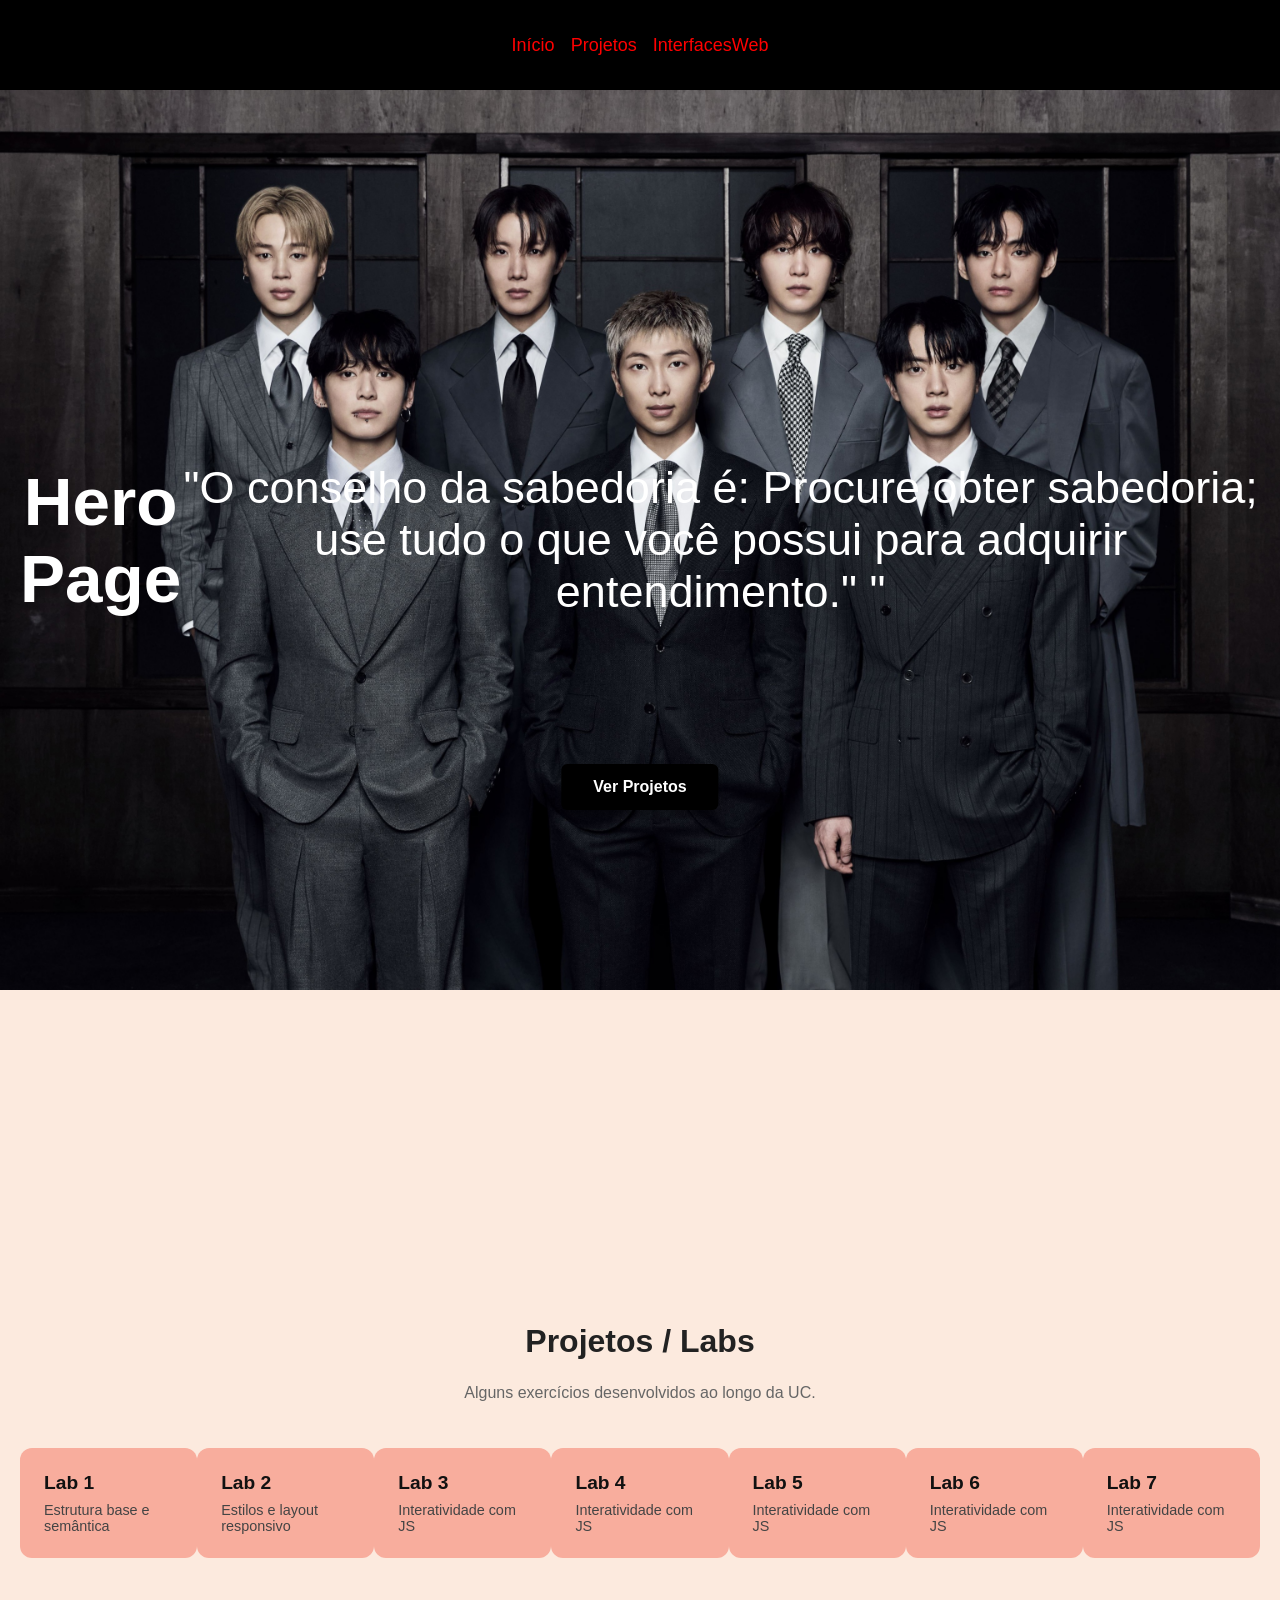
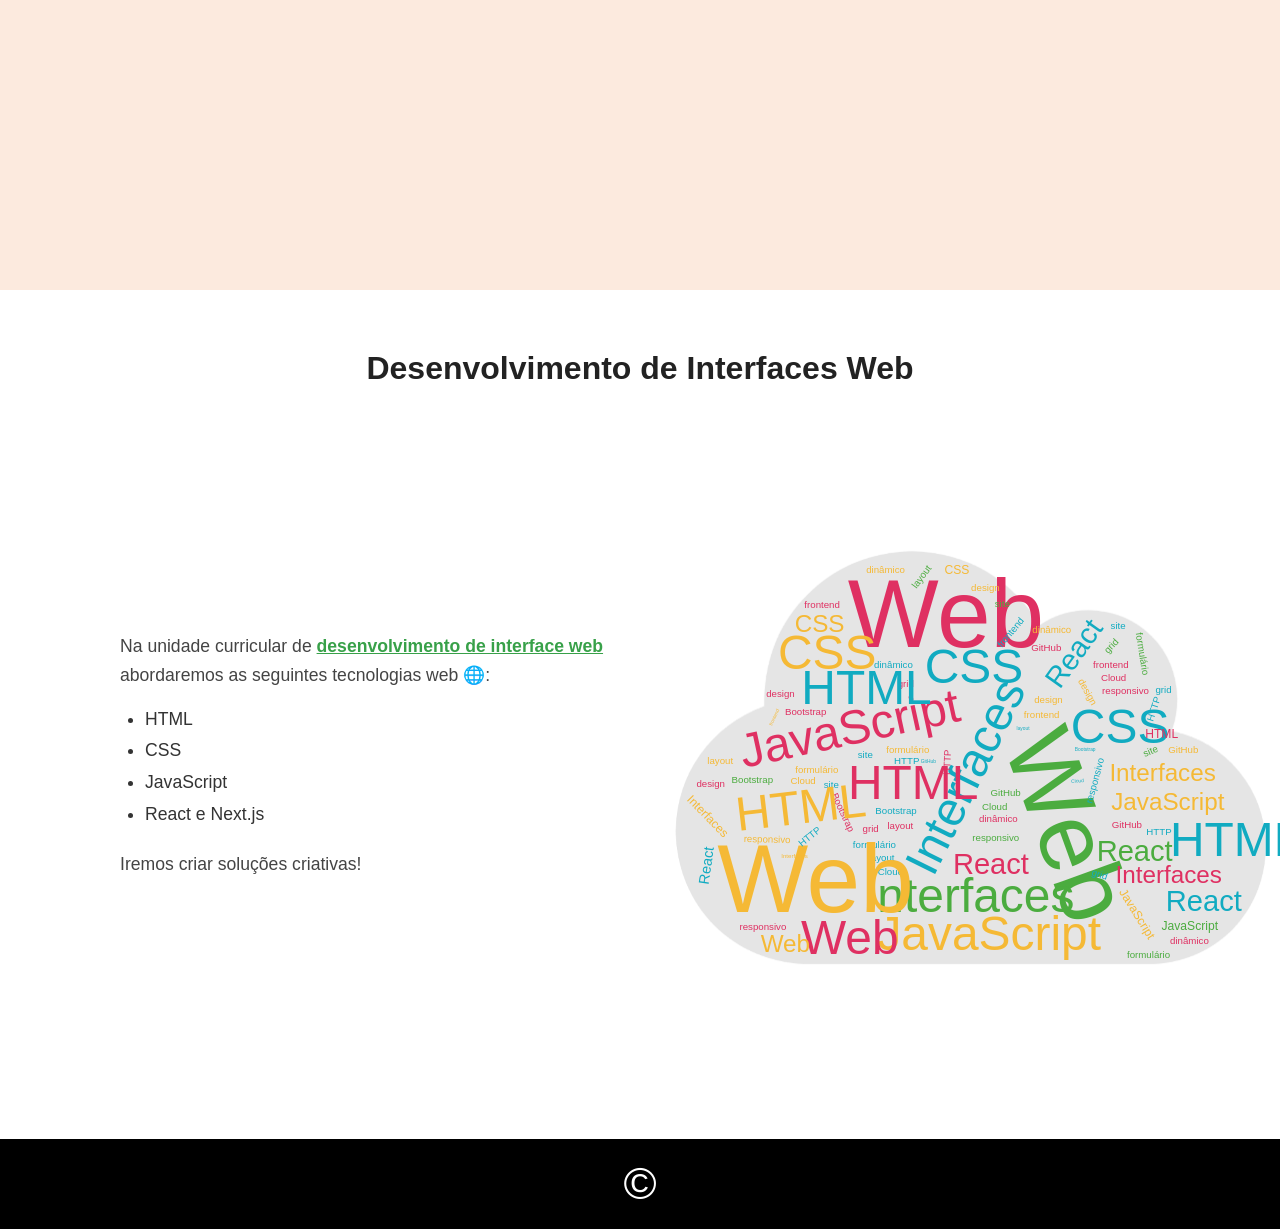
<file: index.html>
<!doctype html>
<html lang="en">
  <head>
    <meta charset="UTF-8" />
    <meta name="viewport" content="width=device-width, initial-scale=1.0" />
    <link rel="stylesheet" href="styles.css" />
    <title>Landing Page</title>
  </head>
  <body>
    <header>
       <nav>
          <ul>
            <li><a href="#inicio">Início</a></li>
            <li><a href="#projetos">Projetos</a></li>
            <li><a href="#cadeira">InterfacesWeb</a></li>
          </ul>
        </nav>
    </header>

    <main>
      <section id="inicio" class="hero-section">
        <h1>Hero Page</h1>
        <p class="motivational-text">
          "O conselho da sabedoria é: Procure obter sabedoria;
           use tudo o que você possui para adquirir entendimento."
"
        </p>
        <a href="#projetos" class="botao">Ver Projetos</a>
      </section>

        <section id="projetos" class="proj">
        <h2>Projetos / Labs</h2>
        <p class="subtitle">Alguns exercícios desenvolvidos ao longo da UC.</p>

        <section class="cards">

        <a href="lab1/index.html" class="card">
          <h3>Lab 1</h3>
          <p>Estrutura base e semântica</p>
        </a>

        <a href="lab2/index.html" class="card">
          <h3>Lab 2</h3>
          <p>Estilos e layout responsivo</p>
        </a>

        <a href="lab3/index.html" class="card">
          <h3>Lab 3</h3>
          <p>Interatividade com JS</p>
        </a>

        <a href="lab4/index.html" class="card">
          <h3>Lab 4</h3>
          <p>Interatividade com JS</p>
        </a>

        <a href="lab5/" class="card">
          <h3>Lab 5</h3>
          <p>Interatividade com JS</p>
        </a>

        <a href="lab6/index.html" class="card">
          <h3>Lab 6</h3>
          <p>Interatividade com JS</p>
        </a>

        <a href="lab 7/index.html" class="card">
          <h3>Lab 7</h3>
          <p>Interatividade com JS</p>
        </a>
        </section>
      </section>

      <section id="cadeira" class="diw-section">
        <h2>Desenvolvimento de Interfaces Web</h2>

        <article class="diw-text">
          <p>
            Na unidade curricular de
            <a href="http://moodle.ensinilusofona.pt/course/view/.php?id=11232" target="_blank">
              desenvolvimento de interface web
            </a>
            abordaremos as seguintes tecnologias web &#127760;:
          </p>
          <ul>
            <li>HTML</li>
            <li>CSS</li>
            <li>JavaScript</li>
            <li>React e Next.js</li>
          </ul>
          <p>Iremos criar soluções criativas!</p>
        </article>

        <figure class="diw-media">
          <img src="images/image2.svg"
        </figure>
      </section>

    </main>
    <footer>
      <p>©</p>
    </footer>
  </body>
</html>
</file>
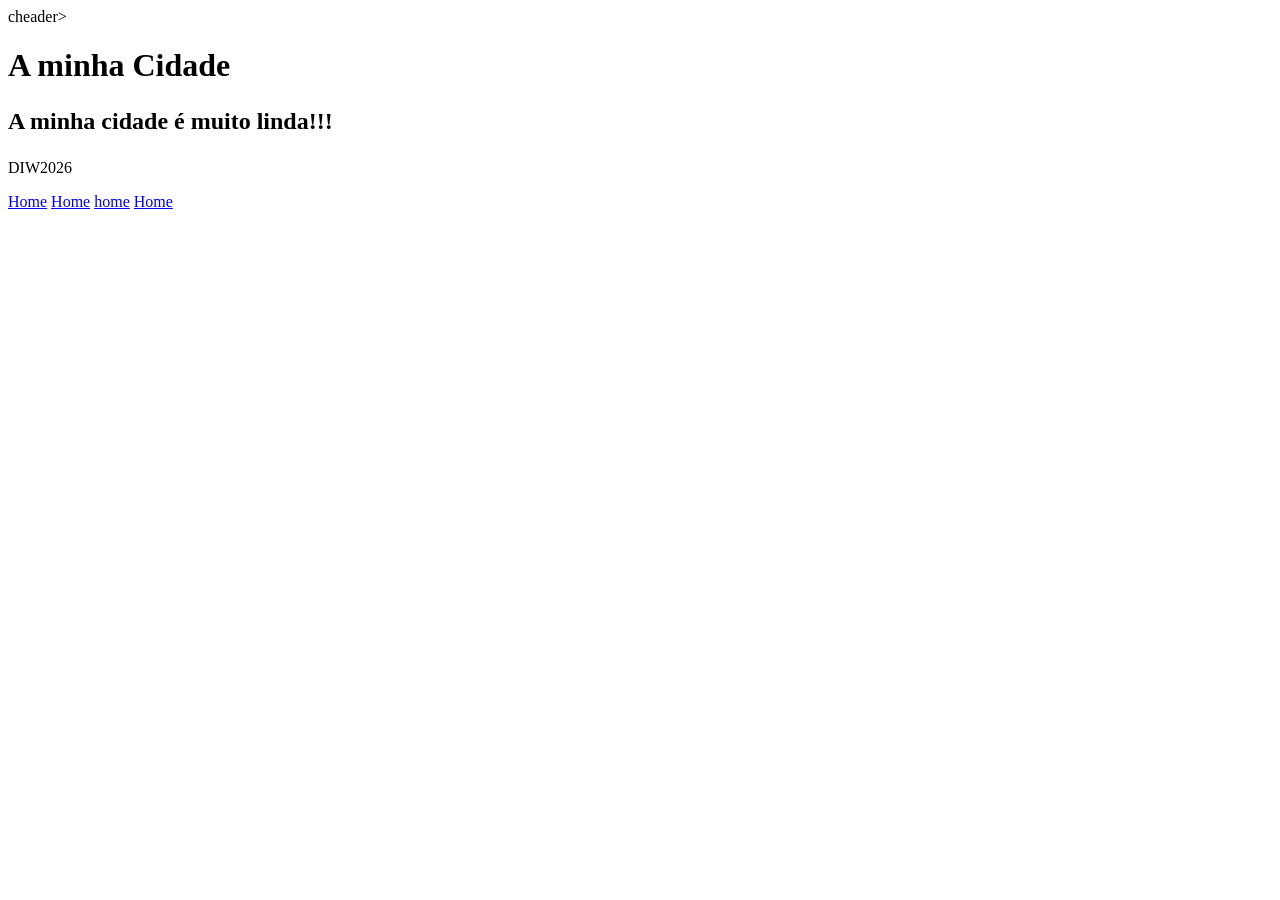
<file: cidade/index.html>
<!DOCTYPE html>
<html lang="pt">
<head>
<meta charset=UTF-8>
<meta name="viewport" content="width=device-width, initial-scale=1.0">
<title›Cidade</title>
</head>
<body>
cheader>
<h1>A minha Cidade</h1>
</header>
<main>
<h2>
<p>A minha cidade é muito linda!!!</p>
</main>
<footer>
<p>DIW2026</p>
</footer>
</body>
</html>

<nav>
  <a href="index.html">Home</a>
  <a href="local.html">Home</a>
  <a href="multimedia.html">home</a>
  <a href="info.html">Home</a>
</nav>
</file>
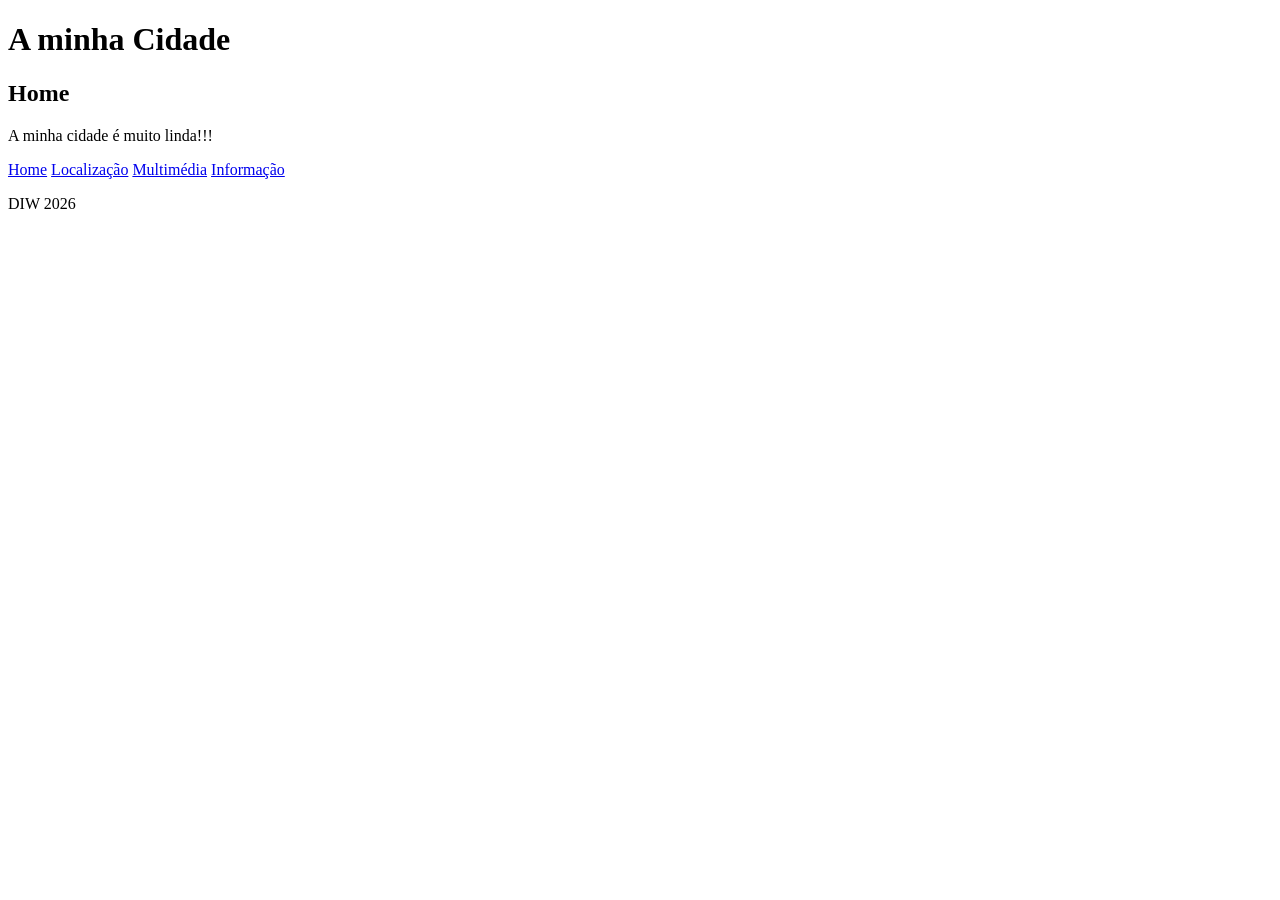
<file: lab1/index.html>
<!DOCTYPE html>
<html lang="pt">
    <head>
      <meta charset=UTF-8>
      <meta name="viewport" content="width=device-width, initial-scale=1.0">
      <title>Cidade</title>
    </head>
    <body>
        <header>
            <h1>A minha Cidade</h1>
        </header>
        <main>
            <h2>Home</h2>
            <p>A minha cidade é muito linda!!!</p>
            <nav>
                <a href="index.html">Home</a>
                <a href="local.html">Localização</a>
                <a href="multimedia.html">Multimédia</a>
                <a href="info.html">Informação</a>
            </nav>
        </main>

        <footer>
            <p>DIW 2026</p>
        </footer>
     </body>
</html>
</file>
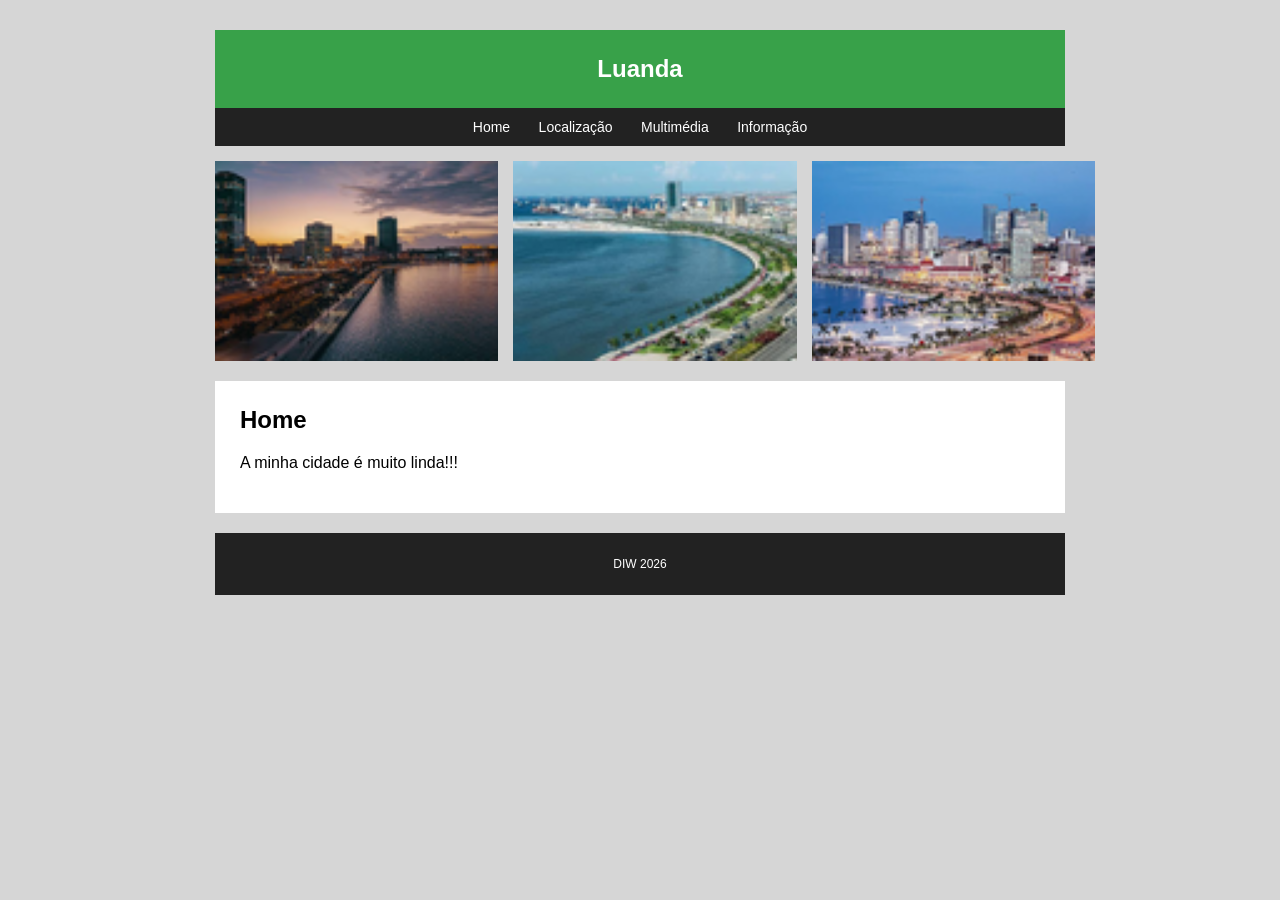
<file: lab2/index.html>
<!doctype html>
<html lang="pt">
  <head>
    <meta charset="UTF-8" />
    <meta name="viewport" content="width=device-width, initial-scale=1.0" />
    <title>Cidade</title>

    <link rel="stylesheet" href="styles.css" />
  </head>
  <body>
    <header>
      <h1>Luanda</h1>
    </header>
    <nav>
      <a href="index.html">Home</a>
      <a href="local.html">Localização</a>
      <a href="multimedia.html">Multimédia</a>
      <a href="info.html">Informação</a>
    </nav>
    <div class="banner-imagens">
      <img src="images/baia5V.png" alt="vista cidade" />
      <img src="images/baia4V.png" alt="vista cidade" />
      <img src="images/baia3V.png" alt="vista cidade" />
    </div>
    <main>
      <h2>Home</h2>
      <p>A minha cidade é muito linda!!!</p>
    </main>
    <footer>
      <p>DIW 2026</p>
    </footer>
  </body>
</html>
</file>
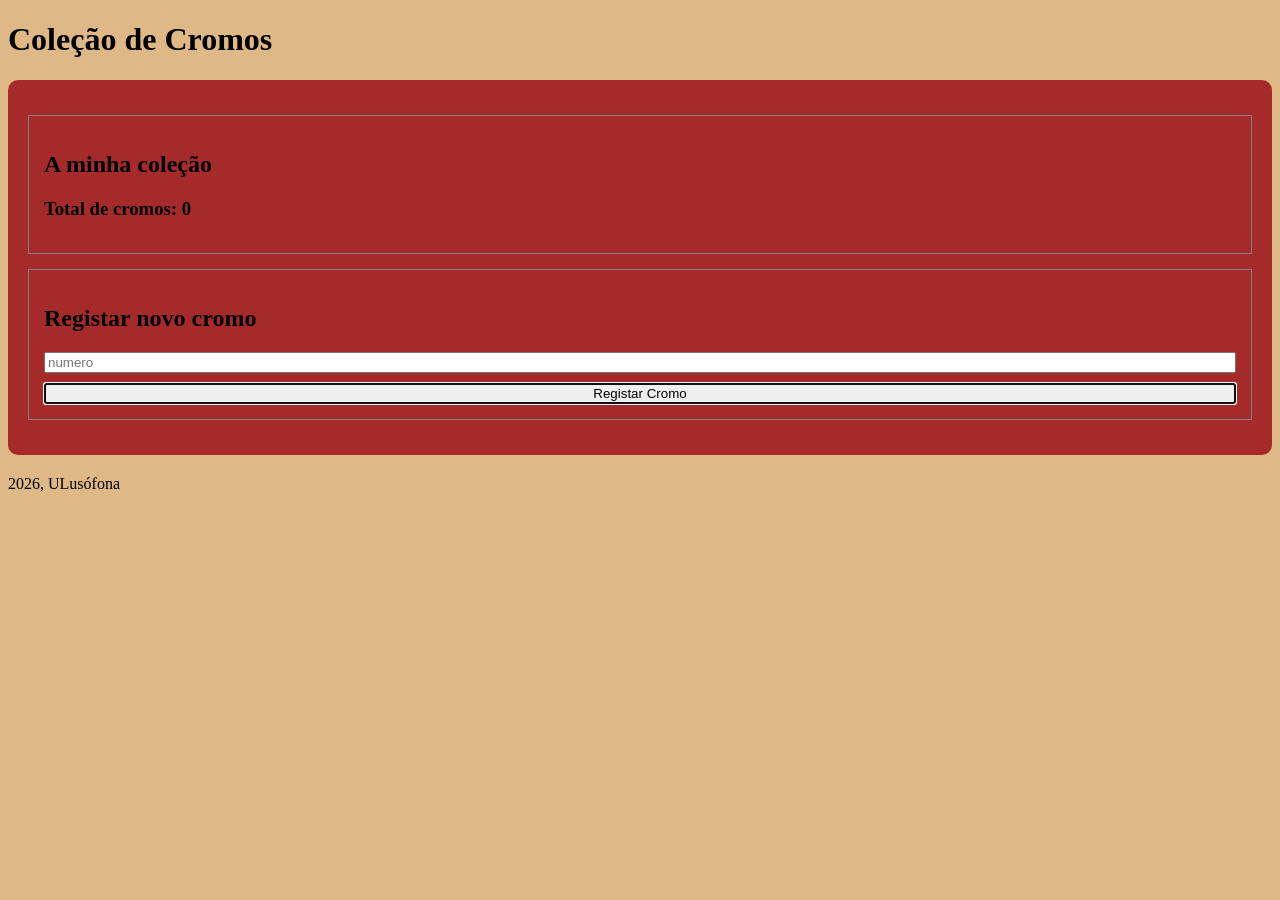
<file: lab6/index.html>
<!doctype html>
<html lang="en">
  <head>
    <meta charset="UTF-8" />
    <meta name="viewport" content="width=device-width, initial-scale=1.0" />
    <title>Cromos</title>
    <link rel="stylesheet" href="styles.css" />
  </head>

  <body>
    <header>
      <h1>Coleção de Cromos</h1>
    </header>
    <main>
      <section id="colecao">
        <h2>A minha coleção</h2>
        <ul></ul>
        <h3>Total de cromos: <span>0</span></h3>
      </section>
      <section>
        <h2>Registar novo cromo</h2>
        <form>
          <input type="number" placeholder="numero" required />
          <input type="submit" value="Registar Cromo" autofocus />
        </form>
      </section>
    </main>
    <footer>2026, ULusófona</footer>

    <script src="main.js"></script>
  </body>
</html>
</file>
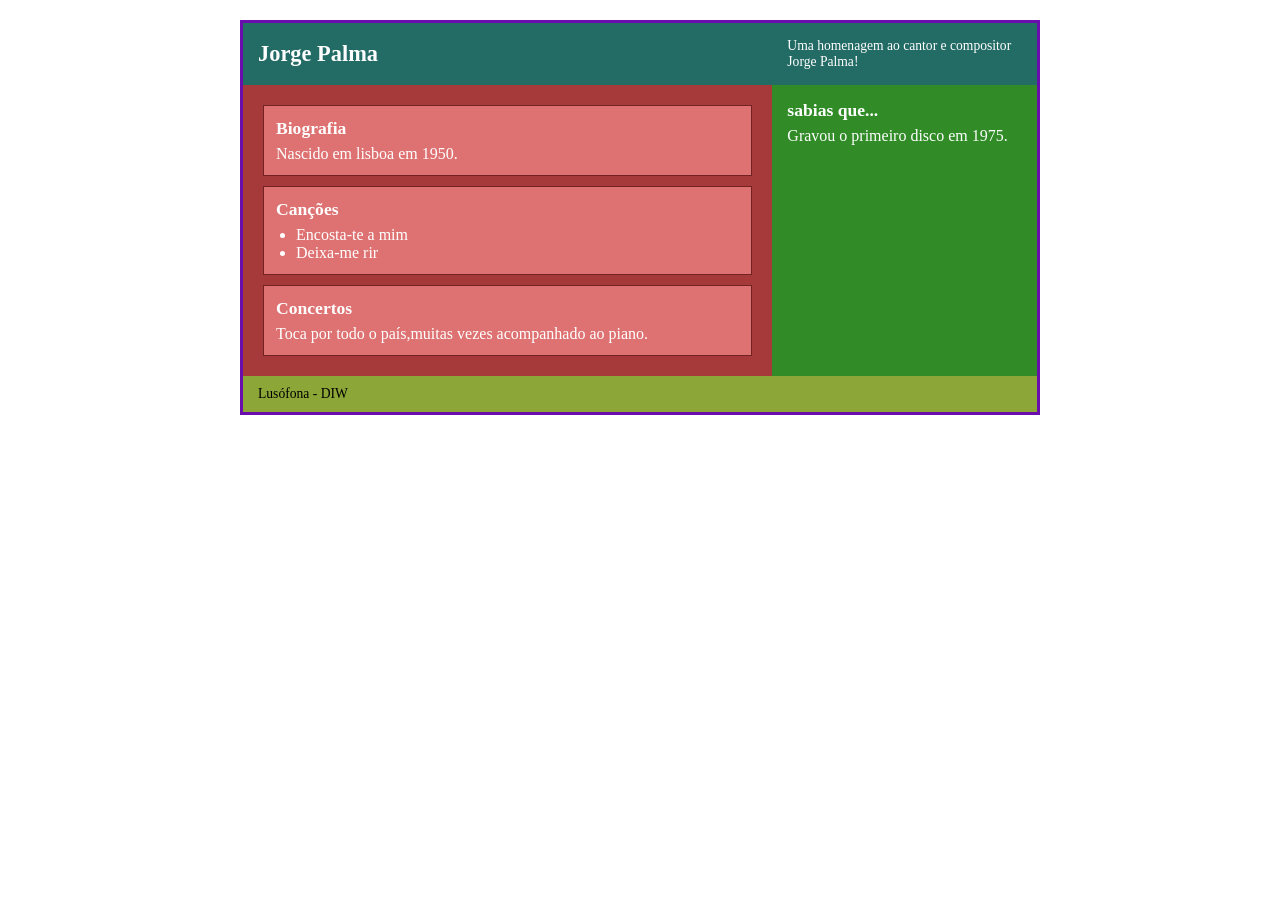
<file: Palma/index.html>
<!doctype html>
<html lang="en">
  <head>
    <meta charset="UTF-8" />
    <meta name="viewport" content="width=device-width, initial-scale=1.0" />
    <title>Jorge Palma</title>
    <style>
      * {
        margin: 0;
        padding: 0;
        box-sizing: border-box;
      }

      header {
        grid-area: header-area;
        background-color: #236b65;
        color: white;
        padding: 15px;
        display: flex;
        align-items: center;
      }

      nav {
        grid-area: menu-area;
        background-color: #236b65;
        color: white;
        padding: 15px;
        display: flex;
        align-items: center;
        justify-content: flex-end;
        font-size: 0.85rem;
      }

      main {
        grid-area: main-area;
        background-color: #a63a3a;
        padding: 10px;
      }

      aside {
        grid-area: right-area;
        background-color: #318c28;
        color: white;
        padding: 15px;
      }

      footer {
        grid-area: footer-area;
        background-color: #8ca638;
        color: black;
        padding: 10px 15px;
        font-size: 0.85rem;
        display: flex;
        align-items: center;
      }

      .grid-container {
        display: grid;
        grid-template-columns: 2fr 1fr;
        grid-template-areas:
          "header-area menu-area"
          "main-area   right-area"
          "footer-area footer-area";

        max-width: 800px;
        margin: 20px auto;
        border: 3px solid #6a0dad;
        font-family: Georgia, "Times New Roman", serif;
      }

      section {
        background-color: #de7272;
        color: white;
        padding: 12px;
        border: 1px solid #732222;
      }

      section h2,
      aside h2 {
        font-size: 1.1rem;
        margin-bottom: 6px;
      }

      section ul {
        margin-left: 20px;
      }

      header h1 {
        font-size: 1.4rem;
      }

      main section {
        margin: 10px;
      }
    </style>
  </head>
  <body>
    <div class="grid-container">
      <header>
        <h1>Jorge Palma</h1>
      </header>

      <nav>
        <p>Uma homenagem ao cantor e compositor Jorge Palma!</p>
      </nav>

      <main>
        <section>
          <h2>Biografia</h2>
          <p>Nascido em lisboa em 1950.</p>
        </section>

        <section>
          <h2>Canções</h2>
          <ul>
            <li>Encosta-te a mim</li>
            <li>Deixa-me rir</li>
          </ul>
        </section>

        <section>
          <h2>Concertos</h2>
          <p>Toca por todo o país,muitas vezes acompanhado ao piano.</p>
        </section>
      </main>

      <aside>
        <h2>sabias que...</h2>
        <p>Gravou o primeiro disco em 1975.</p>
      </aside>

      <footer>
        <p>Lusófona - DIW</p>
      </footer>
    </div>
  </body>
</html>
</file>
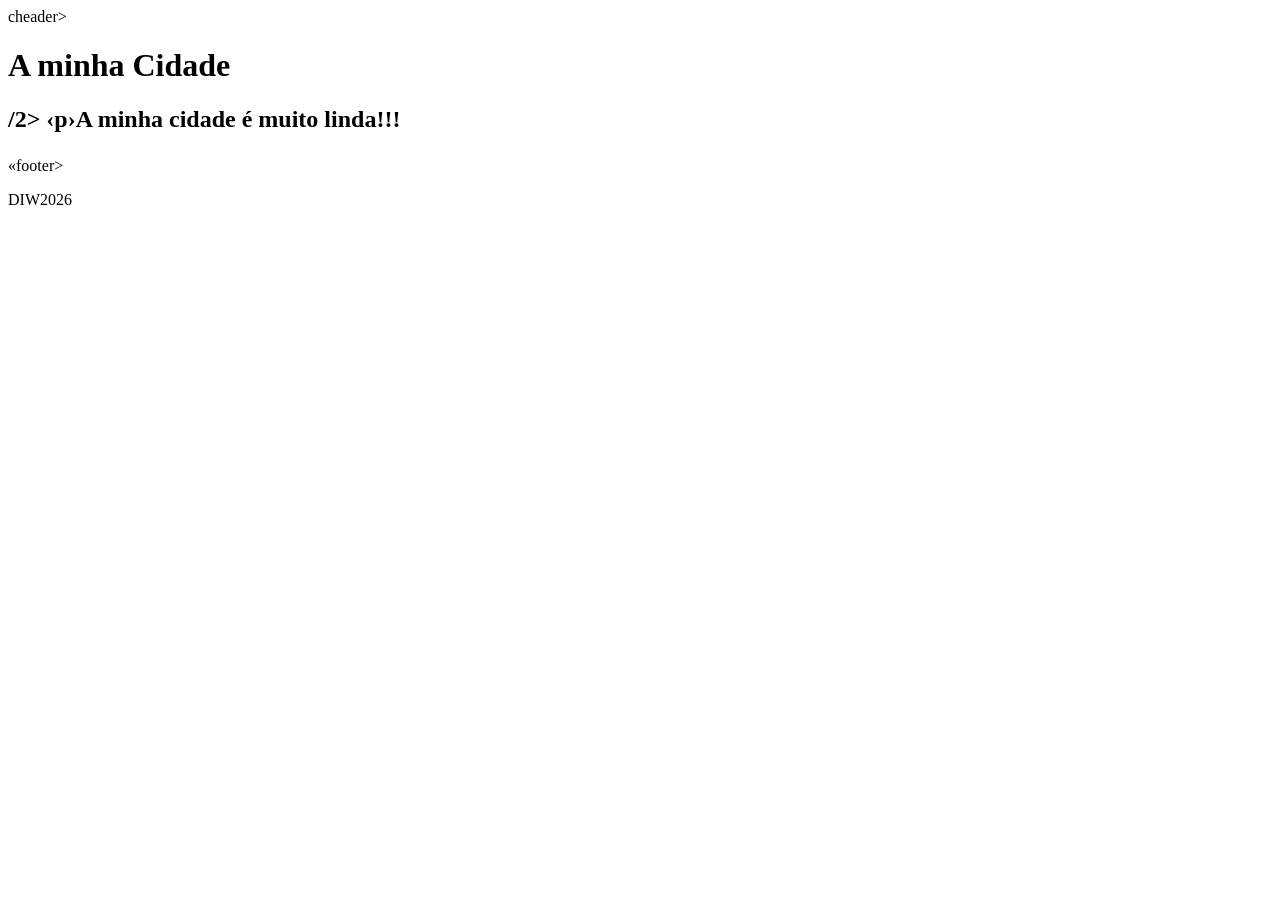
<file: cidade/info.html>
<!DOCTYPE html>
<html lang="pt">
<head>
<meta charset=UTF-8>
<meta name="viewport" content="width=device-width, initial-scale=1.0">
<title›Cidade</title>
</head>
<body>
cheader>
<h1>A minha Cidade</h1>
</header>
<main>
<h2>/2>
‹p›A minha cidade é muito linda!!!</p>
</main>
«footer>
<p>DIW2026</p>
</footer>
</body>
</html>
</file>
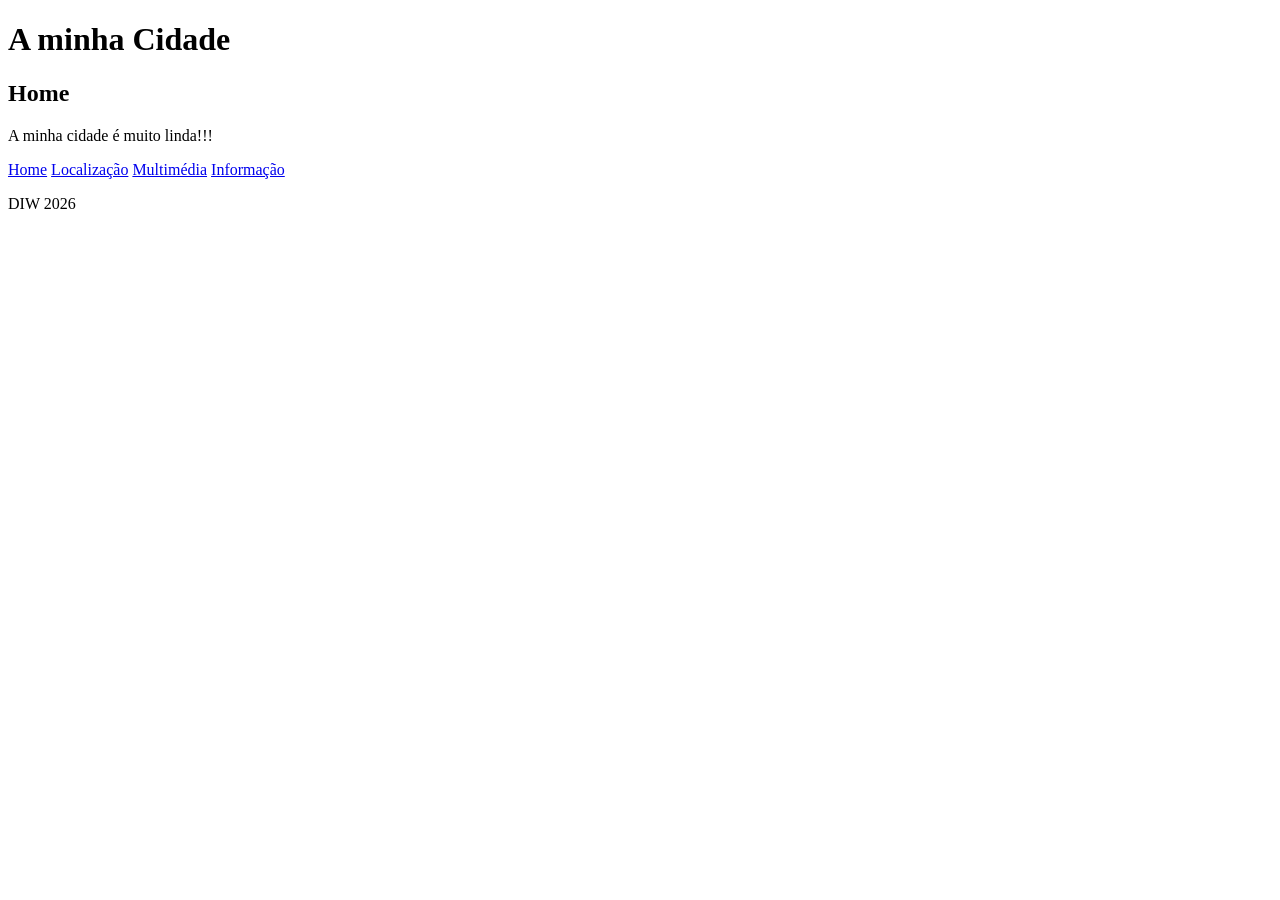
<file: lab1/local.html>
<!doctype html>
<html lang="pt">
  <head>
    <meta charset="UTF-8" />
    <meta name="viewport" content="width=device-width, initial-scale=1.0" />
    <title>Cidade</title>
  </head>
  <body>
    <header>
      <h1>A minha Cidade</h1>
    </header>
    <main>
      <h2>Home</h2>
      <p>A minha cidade é muito linda!!!</p>
      <nav>
        <a href="index.html">Home</a>
        <a href="local.html">Localização</a>
        <a href="multimedia.html">Multimédia</a>
        <a href="info.html">Informação</a>
      </nav>
    </main>

    <footer>
      <p>DIW 2026</p>
    </footer>
  </body>
</html>
</file>
<file: styles.css>
.hero-section {
  position: relative;
  width: 100%;
  min-height: 100vh;
  background-image: url('images/BTS2.jpeg');
  background-size: cover;
  background-position: center;
  background-repeat: no-repeat;
  display: flex;
  flex-direction: row;
  justify-content: flex-start;
  align-items: center;
  text-align: center;
  color: #ffffff;
  padding: 20px;
  box-sizing: border-box;
}

.botao {
  position: absolute;
  bottom: 20%;
  left: 50%;
  transform: translateX(-50%);

  display: inline-block;
  padding: 14px 32px;
  background-color: #000000;
  color: #ffffff;
  text-decoration: none;
  font-weight: bold;
  font-size: 1rem;
  border-radius: 6px;
  box-shadow: 0 4px 10px rgba(0, 0, 0, 0.3);

  transition: background-color 0.3s ease, transform 0.2s ease;
}

.botao:hover {
  background-color: red;
  transform: translate(-50%, -3px);
}

* {
  font-family: sans-serif;
  padding: 0;
  margin: 0;
}

header, footer, section {
  display: flex;
  justify-content: center;
  align-items: center;
  font-size: 5vh;
  background-size: cover;
}

header {
  background: rgb(0, 0, 0);
  position: sticky;
  height: 10vh;
  top: 0;
  justify-content: center;
  font-size: large;
  color: red;
  gap: 2rem;
}

section:nth-child(1) {
  background-image: url(images/BTS2.jpg);
  height: 100vh;
}

footer {
  height: 10vh;
  background: black;
  color: white;
}

nav ul {
  list-style: none;
  padding: 0;
  margin: 0;
  display: flex;
  gap: 1rem;
}

nav a {
  text-decoration: none;
  color: red;
}

/* ---------- Projetos ---------- */
.proj {
  width: 100%;
  min-height: 100vh;
  background-color: #fceade;
  padding: 60px 20px;
  box-sizing: border-box;

  flex-wrap: wrap;        /* título, subtítulo e cards em linhas diferentes */
  align-content: center;  /* grupo todo centrado na vertical */
  align-items: stretch;   /* cards da mesma linha com a mesma altura */
  gap: 16px;
}   /* <- esta chave estava em falta */

.proj h2,
.proj .subtitle {
  width: 100%;
  text-align: center;
}

.proj h2 {
  font-size: 2rem;
  color: #222;
  margin-bottom: 8px;
}

.proj .subtitle {
  font-size: 1rem;
  color: #666;
  margin-bottom: 30px;
}

.card {
  background-color: #f8ad9d;
  text-decoration: none;
  color: #333;
  padding: 24px;
  border-radius: 12px;

  flex: 1 1 250px;
  max-width: 350px;

  transition: transform 0.2s ease, background-color 0.2s ease;
}

.card:hover {
  transform: translateY(-5px);
  background-color: #f4978e;
}

.card h3 {
  font-size: 1.2rem;
  color: #111;
  margin-bottom: 8px;
}

.card p {
  font-size: 0.9rem;
  color: #444;
  margin: 0;
}

/* ---------- InterfacesWeb ---------- */
.diw-section {
  width: 100%;
  padding: 60px 20px;
  background-color: #ffffff;
  box-sizing: border-box;

  display: flex;
  flex-direction: row;
  flex-wrap: wrap;
  justify-content: center;
  align-items: center;
  gap: 40px;
}

.diw-section h2 {
  width: 100%;
  text-align: center;
  font-size: 2rem;
  color: #222;
  margin-bottom: 20px;
}

.diw-text,
.diw-media {
  flex: 1;
  min-width: 280px;
  max-width: 500px;
}

.diw-text p {
  font-size: 1.1rem;
  line-height: 1.6;
  color: #444;
  margin-bottom: 15px;
}

.diw-text a {
  color: #38a149;
  font-weight: bold;
}

.diw-text ul {
  font-size: 1.1rem;
  margin: 15px 0 20px 25px;
  line-height: 1.8;
  color: #333;
}

.diw-media {
  margin: 0;
  text-align: center;
}

.wordcloud-img {
  width: 100%;
  max-width: 450px;
  height: auto;
}

@media (max-width: 768px) {
  .diw-section {
    flex-direction: column;
    text-align: center;
    padding: 40px 15px;
  }

  .diw-text ul {
    list-style-position: inside;
    padding-left: 0;
    margin-left: 0;
  }
}
</file>
<file: lab2/styles.css>
/* Fundo geral da página */
body {
  background-color: #d6d6d6; /* Cinzento de fundo */
  margin: 0;
  padding: 30px 0;
  font-family: Arial, sans-serif;
}

/* Regra comum para limitar a largura e centralizar TODOS os blocos */
header, nav, .banner-imagens, main, footer {
  max-width: 850px;
  margin-left: auto;
  margin-right: auto;
}

/* 1. Cabeçalho verde */
header {
  background-color: #38a149;
  color: white;
  text-align: center;
  padding: 25px 0;
}

header h1 {
  margin: 0;
  font-size: 24px;
}

/* 2. Menu de navegação preto */
nav {
  background-color: #222222;
  text-align: center;
  padding: 10px 0;
  margin-bottom: 15px; /* Espaço até às imagens */
}

nav a {
  color: white;
  text-decoration: none;
  margin: 0 12px;
  font-size: 14px;
}

/* 3. Bloco com as 3 imagens lado a lado */
.banner-imagens {
  display: flex;
  gap: 15px;           /* Espaço entre cada foto */
  margin-bottom: 20px; /* Espaço até à caixa branca */
}

.banner-imagens img {
  flex: 1;
  width: 33.33%;
  height: 200px;
  object-fit: cover;
}

/* 4. Caixa branca de conteúdo */
main {
  background-color: #ffffff;
  padding: 25px;
  margin-bottom: 20px; /* Espaço até ao rodapé */
  box-sizing: border-box;
}

main h2 {
  margin-top: 0;
}

/* 5. Rodapé preto */
footer {
  background-color: #222222;
  color: white;
  text-align: center;
  padding: 12px 0;
  font-size: 12px;
}
</file>
<file: lab6/styles.css>
main {
    background-color: brown;
    margin: 20px auto;
    padding: 20px;
    border-radius: 10px;
}

section {
    border: 1px solid grey;
    padding: 15px;
    margin: 15px 0;
}

form {
    display: flex;
    flex-direction: column;
    gap: 10px;
}
body {
    background-color: burlywood;
}
</file>
